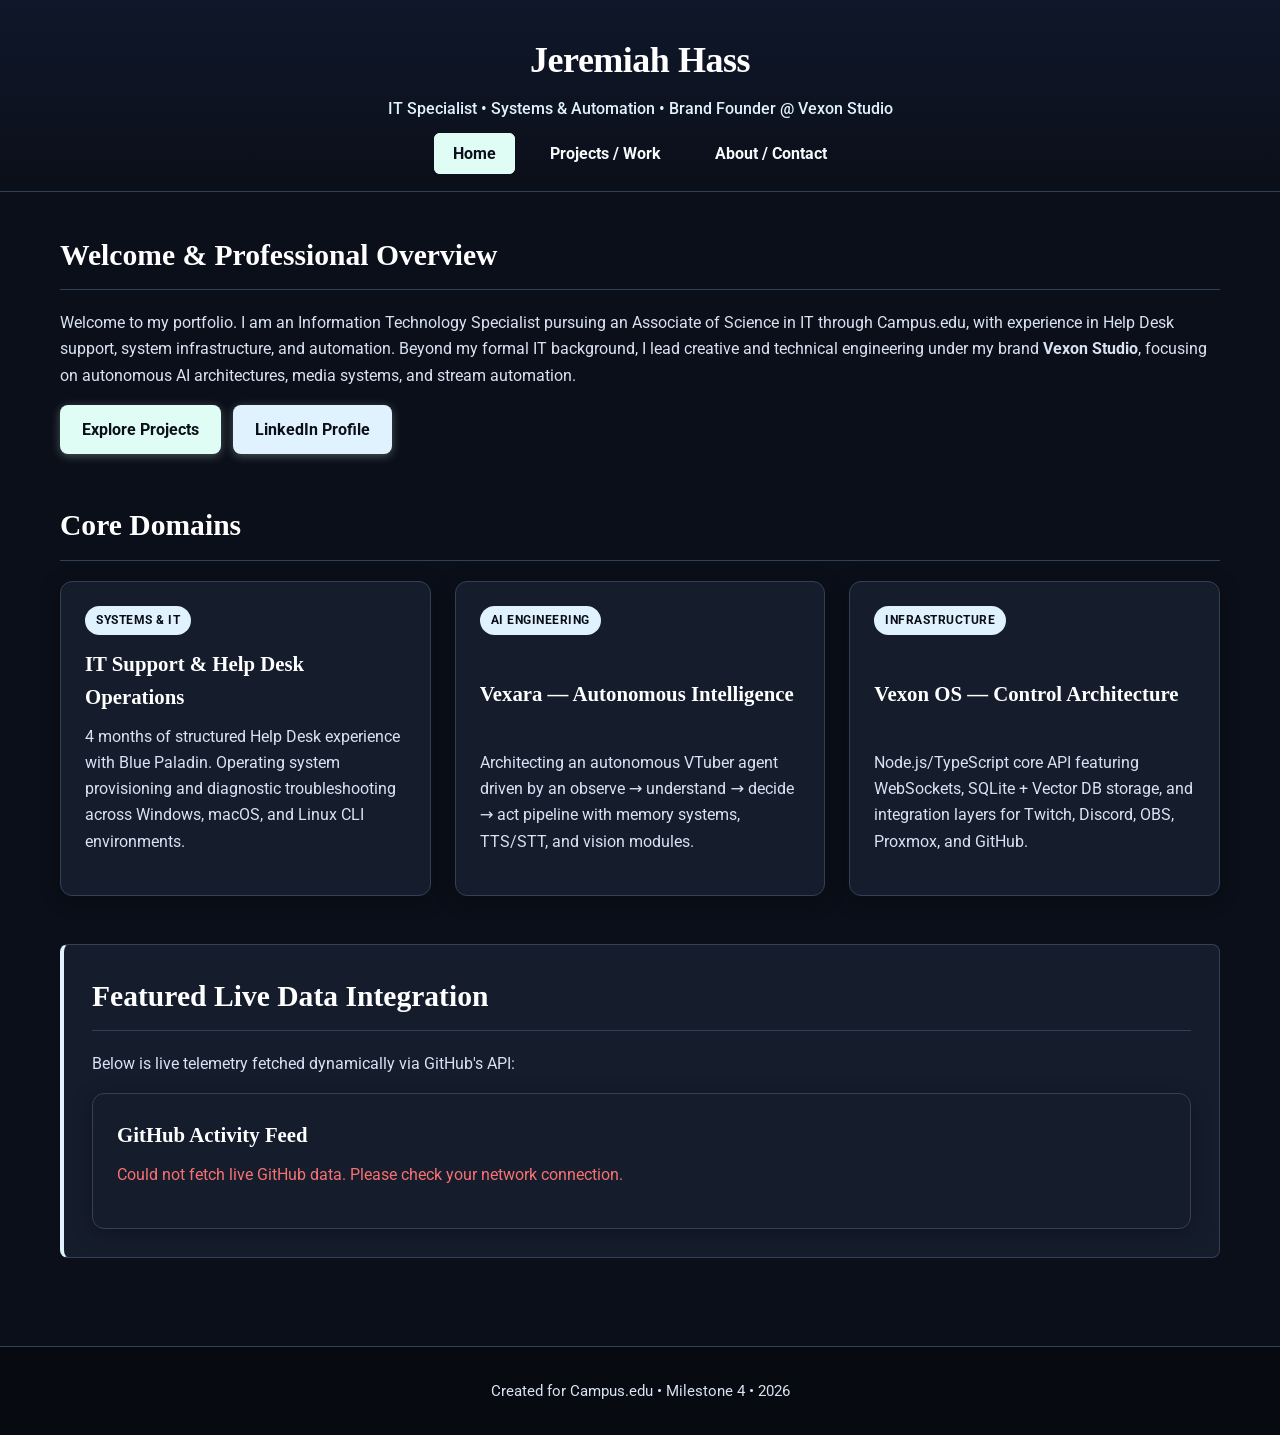
<file: index.html>
<!DOCTYPE html>
<html lang="en">
<head>
    <meta charset="UTF-8">
    <meta name="viewport" content="width=device-width, initial-scale=1.0">
    <title>Home - Jeremiah Hass Portfolio</title>
    <link rel="preconnect" href="https://fonts.googleapis.com">
    <link rel="preconnect" href="https://fonts.gstatic.com" crossorigin>
    <link href="https://fonts.googleapis.com/css2?family=Roboto:wght@400;700&display=swap" rel="stylesheet">
    <link rel="stylesheet" href="css/style.css">
</head>
<body>
    <header>
        <h1>Jeremiah Hass</h1>
        <p>IT Specialist • Systems & Automation • Brand Founder @ Vexon Studio</p>
        <nav aria-label="Main Navigation">
            <ul class="nav-list" id="primary-navigation">
                <li><a href="index.html" aria-current="page">Home</a></li>
                <li><a href="projects.html">Projects / Work</a></li>
                <li><a href="about.html">About / Contact</a></li>
            </ul>
        </nav>
    </header>

    <main>
        <section aria-labelledby="welcome-heading">
            <h2 id="welcome-heading">Welcome & Professional Overview</h2>
            <p>Welcome to my portfolio. I am an Information Technology Specialist pursuing an Associate of Science in IT through Campus.edu, with experience in Help Desk support, system infrastructure, and automation. Beyond my formal IT background, I lead creative and technical engineering under my brand <strong>Vexon Studio</strong>, focusing on autonomous AI architectures, media systems, and stream automation.</p>
            <div style="display: flex; gap: 12px; flex-wrap: wrap; margin-top: 16px;">
                <a class="button" href="projects.html">Explore Projects</a>
                <a class="button" href="https://www.linkedin.com/in/jeremiahmhass/" target="_blank" rel="noopener noreferrer" style="background-color: #E0F2FE; color: #0B0F19;">LinkedIn Profile</a>
            </div>
        </section>

        <section aria-labelledby="focus-heading">
            <h2 id="focus-heading">Core Domains</h2>
            <div class="cards">
                <article class="card">
                    <span class="card-tag">Systems & IT</span>
                    <h3>IT Support & Help Desk Operations</h3>
                    <p>4 months of structured Help Desk experience with Blue Paladin. Operating system provisioning and diagnostic troubleshooting across Windows, macOS, and Linux CLI environments.</p>
                </article>
                <article class="card">
                    <span class="card-tag">AI Engineering</span>
                    <h3>Vexara — Autonomous Intelligence</h3>
                    <p>Architecting an autonomous VTuber agent driven by an observe → understand → decide → act pipeline with memory systems, TTS/STT, and vision modules.</p>
                </article>
                <article class="card">
                    <span class="card-tag">Infrastructure</span>
                    <h3>Vexon OS — Control Architecture</h3>
                    <p>Node.js/TypeScript core API featuring WebSockets, SQLite + Vector DB storage, and integration layers for Twitch, Discord, OBS, Proxmox, and GitHub.</p>
                </article>
            </div>
        </section>

        <section id="featured" aria-labelledby="featured-heading">
            <h2 id="featured-heading">Featured Live Data Integration</h2>
            <p>Below is live telemetry fetched dynamically via GitHub's API:</p>
            <!-- Injected via script.js -->
        </section>
    </main>

    <footer>
        <p>Created for Campus.edu • Milestone 4</p>
    </footer>

    <script src="js/script.js" defer></script>
</body>
</html>
</file>
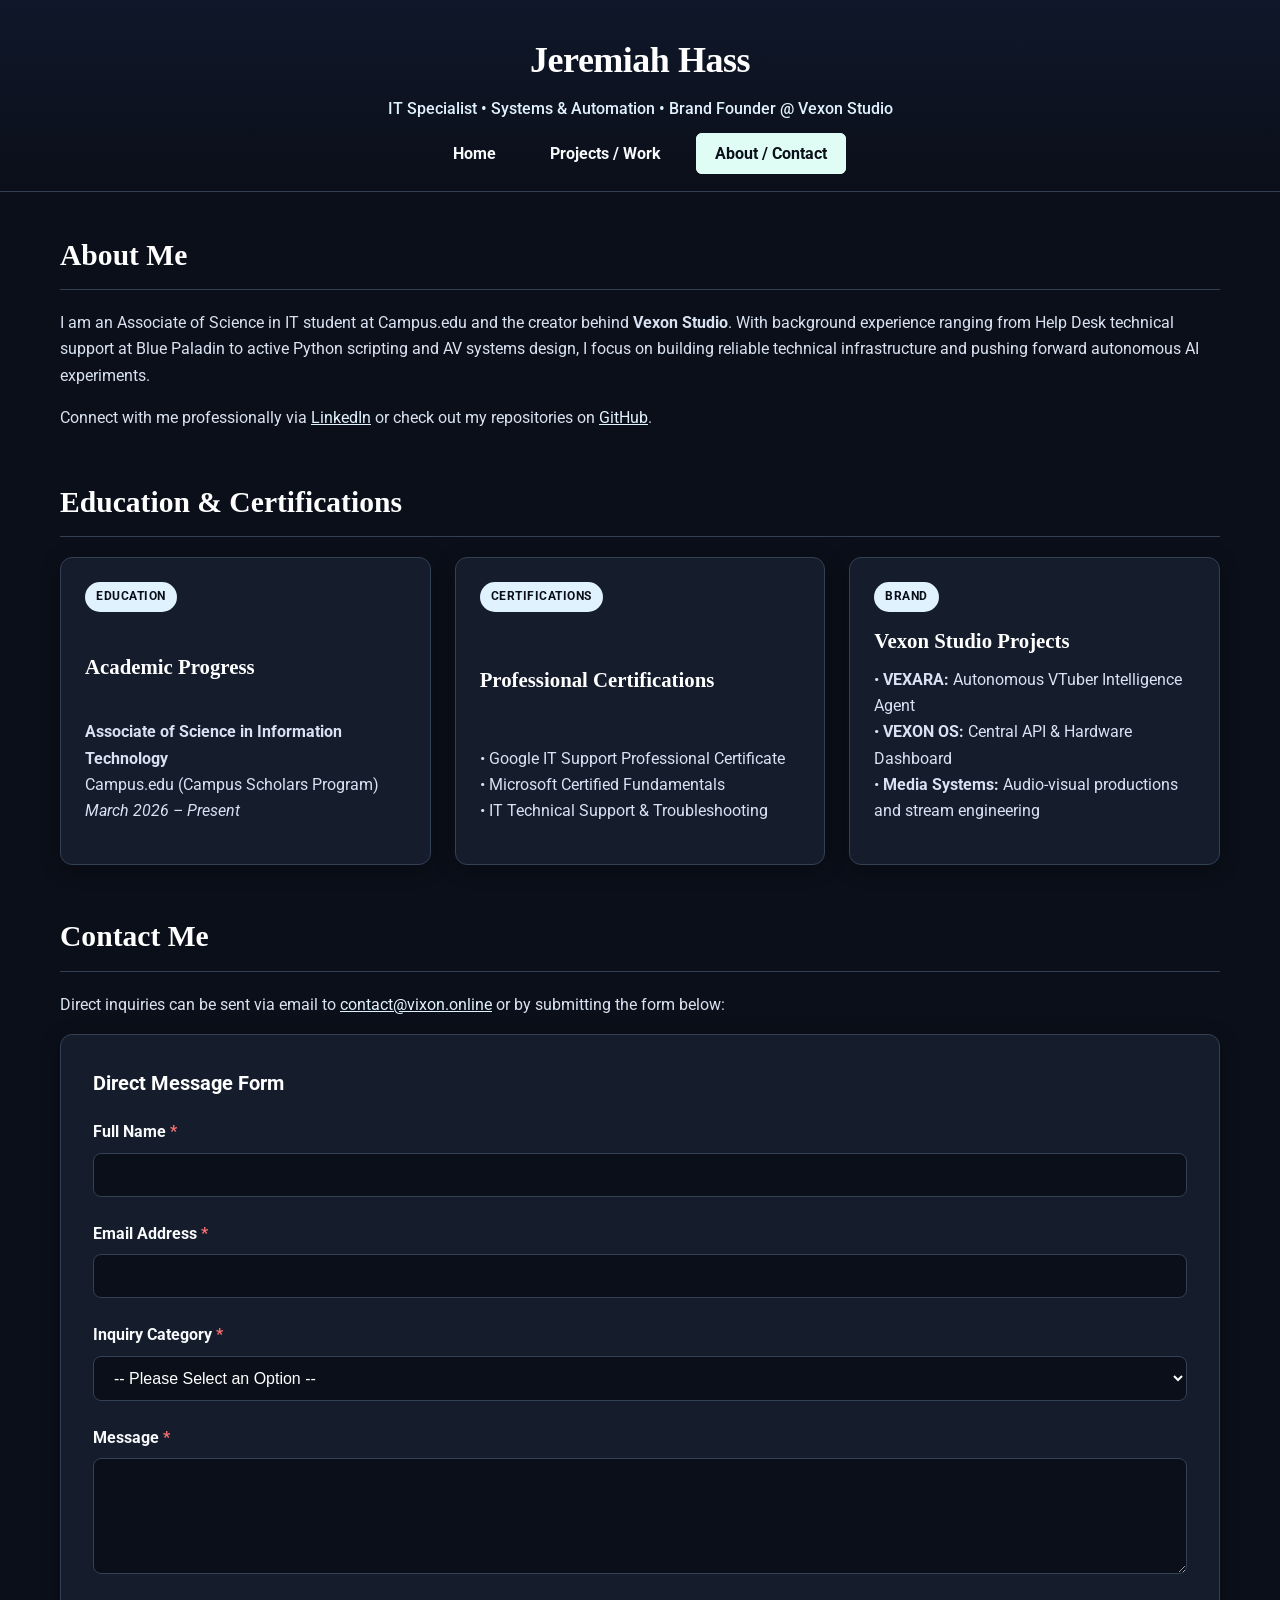
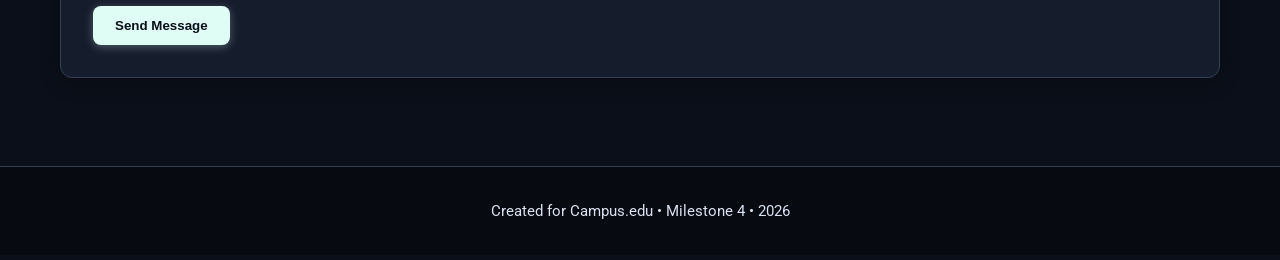
<file: about.html>
<!DOCTYPE html>
<html lang="en">
<head>
    <meta charset="UTF-8">
    <meta name="viewport" content="width=device-width, initial-scale=1.0">
    <title>About / Contact - Jeremiah Hass Portfolio</title>
    <link rel="preconnect" href="https://fonts.googleapis.com">
    <link rel="preconnect" href="https://fonts.gstatic.com" crossorigin>
    <link href="https://fonts.googleapis.com/css2?family=Roboto:wght@400;700&display=swap" rel="stylesheet">
    <link rel="stylesheet" href="css/style.css">
</head>
<body>
    <header>
        <h1>Jeremiah Hass</h1>
        <p>IT Specialist • Systems & Automation • Brand Founder @ Vexon Studio</p>
        <nav aria-label="Main Navigation">
            <ul class="nav-list" id="primary-navigation">
                <li><a href="index.html">Home</a></li>
                <li><a href="projects.html">Projects / Work</a></li>
                <li><a href="about.html" aria-current="page">About / Contact</a></li>
            </ul>
        </nav>
    </header>

    <main>
        <section aria-labelledby="about-heading">
            <h2 id="about-heading">About Me</h2>
            <p>I am an Associate of Science in IT student at Campus.edu and the creator behind <strong>Vexon Studio</strong>. With background experience ranging from Help Desk technical support at Blue Paladin to active Python scripting and AV systems design, I focus on building reliable technical infrastructure and pushing forward autonomous AI experiments.</p>
            <p>Connect with me professionally via <a href="https://www.linkedin.com/in/jeremiahmhass/" target="_blank" rel="noopener noreferrer">LinkedIn</a> or check out my repositories on <a href="https://github.com/SLCCEO" target="_blank" rel="noopener noreferrer">GitHub</a>.</p>
        </section>

        <section aria-labelledby="creds-heading">
            <h2 id="creds-heading">Education & Certifications</h2>
            <div class="cards">
                <article class="card">
                    <span class="card-tag">Education</span>
                    <h3>Academic Progress</h3>
                    <p><strong>Associate of Science in Information Technology</strong><br>Campus.edu (Campus Scholars Program)<br><em>March 2026 – Present</em></p>
                </article>
                <article class="card">
                    <span class="card-tag">Certifications</span>
                    <h3>Professional Certifications</h3>
                    <p>• Google IT Support Professional Certificate<br>• Microsoft Certified Fundamentals<br>• IT Technical Support & Troubleshooting</p>
                </article>
                <article class="card">
                    <span class="card-tag">Brand</span>
                    <h3>Vexon Studio Projects</h3>
                    <p>• <strong>VEXARA:</strong> Autonomous VTuber Intelligence Agent<br>• <strong>VEXON OS:</strong> Central API & Hardware Dashboard<br>• <strong>Media Systems:</strong> Audio-visual productions and stream engineering</p>
                </article>
            </div>
        </section>

        <section aria-labelledby="contact-heading">
            <h2 id="contact-heading">Contact Me</h2>
            <p>Direct inquiries can be sent via email to <a href="mailto:contact@vixon.online">contact@vixon.online</a> or by submitting the form below:</p>

            <form id="contact-form" action="#" method="POST" novalidate>
                <fieldset>
                    <legend>Direct Message Form</legend>

                    <div class="form-group">
                        <label for="name">Full Name <span class="required-star" aria-hidden="true">*</span></label>
                        <input type="text" id="name" name="name" required aria-required="true" autocomplete="name">
                    </div>

                    <div class="form-group">
                        <label for="email">Email Address <span class="required-star" aria-hidden="true">*</span></label>
                        <input type="email" id="email" name="email" required aria-required="true" autocomplete="email">
                    </div>

                    <div class="form-group">
                        <label for="inquiry-type">Inquiry Category <span class="required-star" aria-hidden="true">*</span></label>
                        <select id="inquiry-type" name="inquiry-type" required aria-required="true">
                            <option value="">-- Please Select an Option --</option>
                            <option value="it-support">IT / Technical Support</option>
                            <option value="vexon-studio">Vexon Studio / AI Inquiries</option>
                            <option value="project">Project Collaboration</option>
                            <option value="general">General Contact</option>
                        </select>
                    </div>

                    <div class="form-group">
                        <label for="message">Message <span class="required-star" aria-hidden="true">*</span></label>
                        <textarea id="message" name="message" rows="5" required aria-required="true"></textarea>
                    </div>

                    <button class="button" type="submit">Send Message</button>
                </fieldset>
            </form>
        </section>
    </main>

    <footer>
        <p>Created for Campus.edu • Milestone 4</p>
    </footer>

    <script src="js/script.js" defer></script>
</body>
</html>
</file>
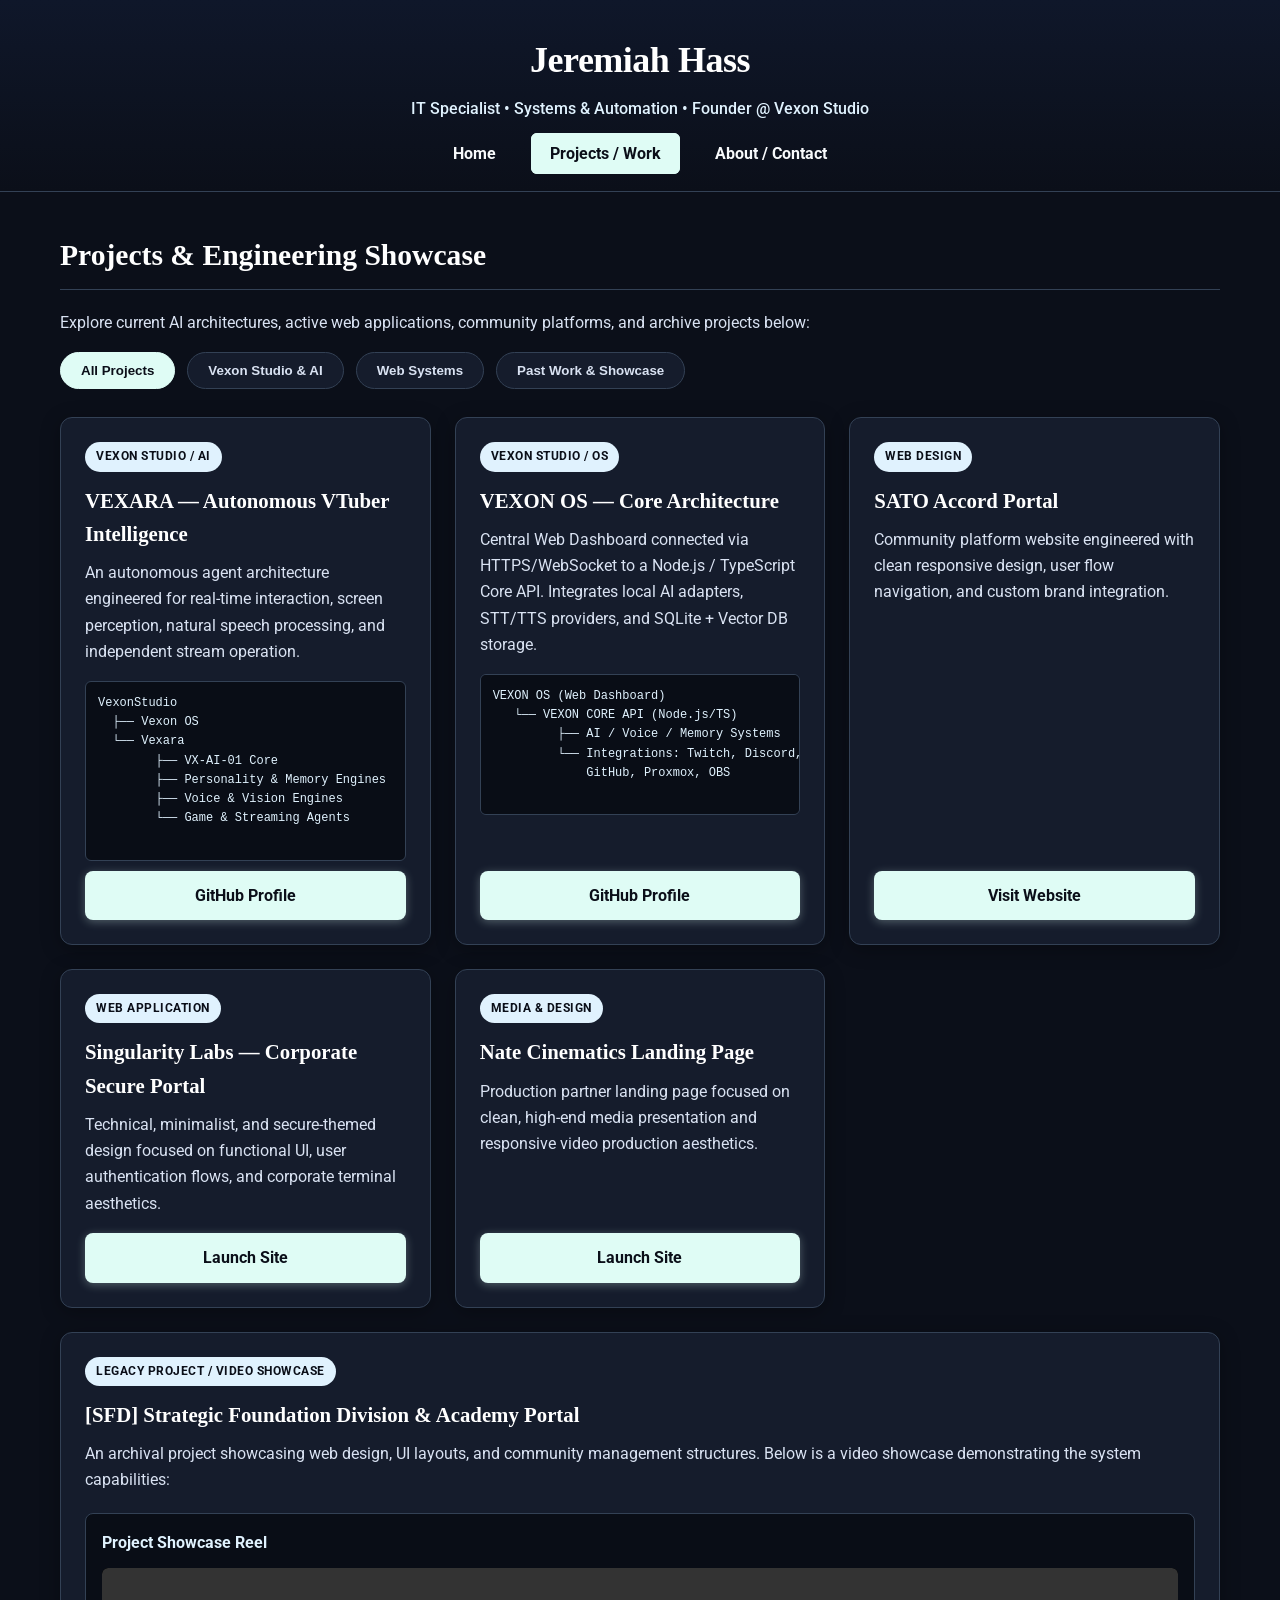
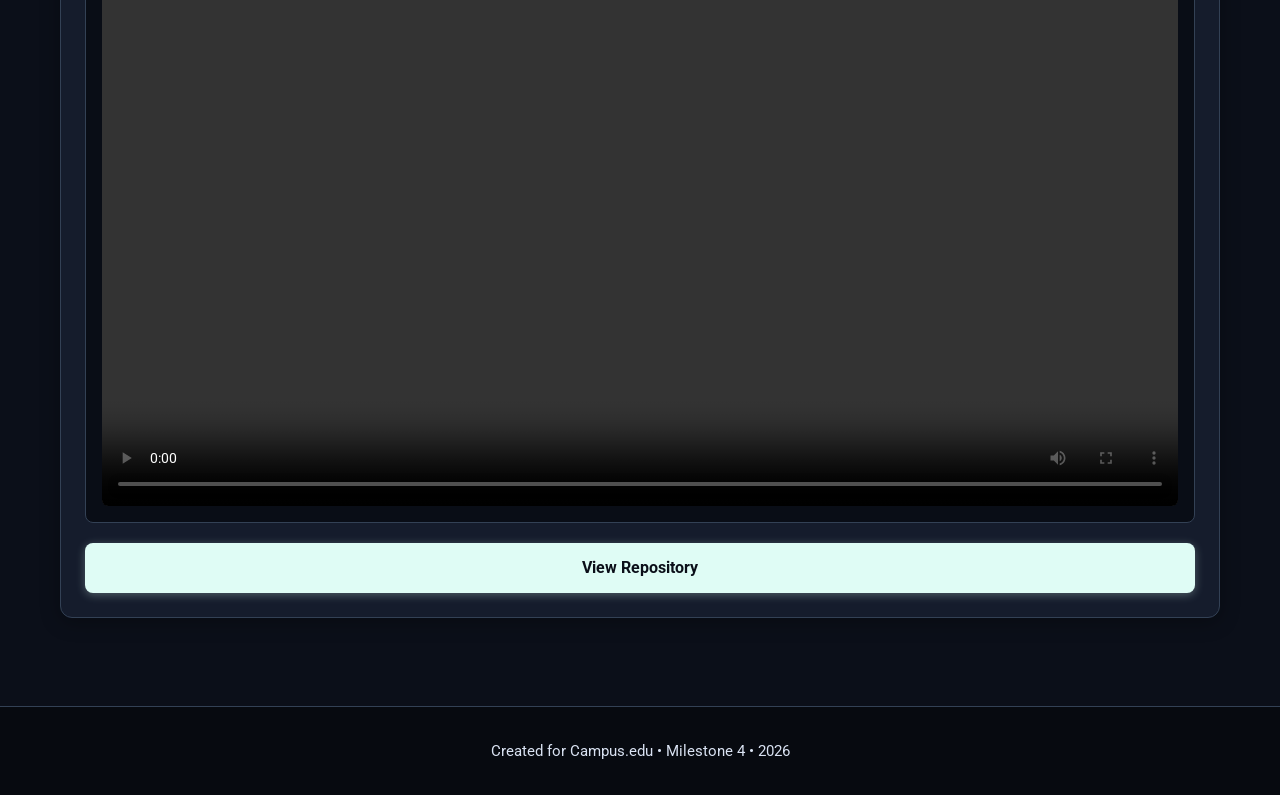
<file: projects.html>
<!DOCTYPE html>
<html lang="en">
<head>
    <meta charset="UTF-8">
    <meta name="viewport" content="width=device-width, initial-scale=1.0">
    <title>Projects / Work - Jeremiah Hass Portfolio</title>
    <link rel="preconnect" href="https://fonts.googleapis.com">
    <link rel="preconnect" href="https://fonts.gstatic.com" crossorigin>
    <link href="https://fonts.googleapis.com/css2?family=Roboto:wght@400;700&display=swap" rel="stylesheet">
    <link rel="stylesheet" href="css/style.css">
</head>
<body>
    <header>
        <h1>Jeremiah Hass</h1>
        <p>IT Specialist • Systems & Automation • Founder @ Vexon Studio</p>
        <nav aria-label="Main Navigation">
            <ul class="nav-list" id="primary-navigation">
                <li><a href="index.html">Home</a></li>
                <li><a href="projects.html" aria-current="page">Projects / Work</a></li>
                <li><a href="about.html">About / Contact</a></li>
            </ul>
        </nav>
    </header>

    <main>
        <section aria-labelledby="projects-heading">
            <h2 id="projects-heading">Projects & Engineering Showcase</h2>
            <p>Explore current AI architectures, active web applications, community platforms, and archive projects below:</p>

            <div class="filter-container" role="region" aria-label="Project Filtering">
                <button class="filter-btn active" data-filter="all" type="button">All Projects</button>
                <button class="filter-btn" data-filter="vexon" type="button">Vexon Studio & AI</button>
                <button class="filter-btn" data-filter="web" type="button">Web Systems</button>
                <button class="filter-btn" data-filter="archive" type="button">Past Work & Showcase</button>
            </div>

            <div class="cards" id="projects-grid">
                
                <!-- VEXARA -->
                <article class="card" data-category="vexon">
                    <div>
                        <span class="card-tag">Vexon Studio / AI</span>
                        <h3>VEXARA — Autonomous VTuber Intelligence</h3>
                        <p>An autonomous agent architecture engineered for real-time interaction, screen perception, natural speech processing, and independent stream operation.</p>
                        <pre style="background: #090D16; color: #E0F2FE; padding: 12px; border-radius: 6px; font-size: 0.75rem; overflow-x: auto; margin: 10px 0;">
VexonStudio
  ├── Vexon OS
  └── Vexara
        ├── VX-AI-01 Core
        ├── Personality & Memory Engines
        ├── Voice & Vision Engines
        └── Game & Streaming Agents
                        </pre>
                    </div>
                    <a href="https://github.com/SLCCEO" class="button" target="_blank" rel="noopener noreferrer">GitHub Profile</a>
                </article>

                <!-- VEXON OS -->
                <article class="card" data-category="vexon">
                    <div>
                        <span class="card-tag">Vexon Studio / OS</span>
                        <h3>VEXON OS — Core Architecture</h3>
                        <p>Central Web Dashboard connected via HTTPS/WebSocket to a Node.js / TypeScript Core API. Integrates local AI adapters, STT/TTS providers, and SQLite + Vector DB storage.</p>
                        <pre style="background: #090D16; color: #E0F2FE; padding: 12px; border-radius: 6px; font-size: 0.75rem; overflow-x: auto; margin: 10px 0;">
VEXON OS (Web Dashboard)
   └── VEXON CORE API (Node.js/TS)
         ├── AI / Voice / Memory Systems
         └── Integrations: Twitch, Discord,
             GitHub, Proxmox, OBS
                        </pre>
                    </div>
                    <a href="https://github.com/SLCCEO" class="button" target="_blank" rel="noopener noreferrer">GitHub Profile</a>
                </article>

                <!-- SATO ACCORD -->
                <article class="card" data-category="web">
                    <div>
                        <span class="card-tag">Web Design</span>
                        <h3>SATO Accord Portal</h3>
                        <p>Community platform website engineered with clean responsive design, user flow navigation, and custom brand integration.</p>
                    </div>
                    <a href="https://www.satoaccord.com" class="button" target="_blank" rel="noopener noreferrer">Visit Website</a>
                </article>

                <!-- SINGULARITY LABS -->
                <article class="card" data-category="web">
                    <div>
                        <span class="card-tag">Web Application</span>
                        <h3>Singularity Labs — Corporate Secure Portal</h3>
                        <p>Technical, minimalist, and secure-themed design focused on functional UI, user authentication flows, and corporate terminal aesthetics.</p>
                    </div>
                    <a href="https://slcceo.github.io/SLC-Website/" class="button" target="_blank" rel="noopener noreferrer">Launch Site</a>
                </article>

                <!-- NATE CINEMATICS -->
                <article class="card" data-category="web">
                    <div>
                        <span class="card-tag">Media & Design</span>
                        <h3>Nate Cinematics Landing Page</h3>
                        <p>Production partner landing page focused on clean, high-end media presentation and responsive video production aesthetics.</p>
                    </div>
                    <a href="https://nate-cinematics-spireworks.vercel.app" class="button" target="_blank" rel="noopener noreferrer">Launch Site</a>
                </article>

                <!-- SFD STRATEGIC FOUNDATION DIVISION (LOCAL VIDEO SHOWCASE) -->
                <article class="card" data-category="archive" style="grid-column: 1 / -1;">
                    <div>
                        <span class="card-tag">Legacy Project / Video Showcase</span>
                        <h3>[SFD] Strategic Foundation Division & Academy Portal</h3>
                        <p>An archival project showcasing web design, UI layouts, and community management structures. Below is a video showcase demonstrating the system capabilities:</p>
                        
                        <!-- Local Video Container -->
                        <div style="margin: 20px 0; background: #090D16; padding: 16px; border-radius: 8px; border: 1px solid var(--border-color);">
                            <h4 style="color: var(--brand-neon); margin-bottom: 12px;">Project Showcase Reel</h4>
                            <div style="width: 100%; border-radius: 6px; overflow: hidden; background-color: #000;">
                                <video controls width="100%" aria-label="Project showcase video for the Strategic Foundation Division portal" style="display: block; border-radius: 6px;">
                                    <source src="videos/sfd-showcase.mp4" type="video/mp4">
                                    Your browser does not support the video tag.
                                </video>
                            </div>
                        </div>
                    </div>
                    <a href="https://github.com/SLCCEO" class="button" target="_blank" rel="noopener noreferrer">View Repository</a>
                </article>

            </div>
        </section>
    </main>

    <footer>
        <p>Created for Campus.edu • Milestone 4</p>
    </footer>

    <script src="js/script.js" defer></script>
</body>
</html>
</file>
<file: css/style.css>
/* --- Global Resets & Design Tokens --- */
:root {
    --bg-main: #0B0F19;           /* Deep space slate background */
    --bg-card: #151C2C;           /* Dark slate card container */
    --bg-card-hover: #1E293B;     /* Slightly lighter slate for card hover state */
    --text-primary: #F8FAFC;      /* High-contrast crisp white body text */
    --text-muted: #D9E2F2;        /* Improved contrast for secondary text */
    --brand-primary: #1E293B;     /* Deep header/footer container tone */
    --brand-accent: #DFFCF5;      /* Light teal action color with dark text */
    --brand-accent-hover: #B8FFF2;/* Slightly darker hover state */
    --brand-neon: #E0F2FE;        /* High-contrast light cyan for dark backgrounds */
    --error-color: #F87171;       /* High contrast alert red */
    --success-bg: #064E3B;        /* Dark emerald success container */
    --success-text: #A7F3D0;      /* Bright mint success text */
    --border-color: #334155;     /* Subtle divider border */
    --focus-ring: #38BDF8;        /* Bright accessibility outline ring */
}

* {
    margin: 0;
    padding: 0;
    box-sizing: border-box;
}

body {
    font-family: 'Roboto', system-ui, -apple-system, sans-serif;
    background-color: var(--bg-main);
    color: var(--text-primary);
    line-height: 1.6;
    display: flex;
    flex-direction: column;
    min-height: 100vh;
}

/* --- Focus States for Accessibility --- */
a:focus-visible,
button:focus-visible,
input:focus-visible,
textarea:focus-visible,
select:focus-visible {
    outline: 3px solid var(--focus-ring);
    outline-offset: 3px;
}

/* --- Header & Navigation --- */
header {
    background: linear-gradient(180deg, #0F172A 0%, var(--bg-main) 100%);
    border-bottom: 1px solid var(--border-color);
    color: #ffffff;
    padding: 32px 16px 24px;
    text-align: center;
}

header h1 {
    font-family: Georgia, serif;
    font-size: 2.25rem;
    margin-bottom: 6px;
    color: #ffffff;
    letter-spacing: -0.5px;
}

header p {
    font-size: 1rem;
    color: var(--brand-neon);
    font-weight: 500;
    margin-bottom: 20px;
}

nav {
    display: flex;
    justify-content: center;
    align-items: center;
    position: relative;
}

.nav-list {
    display: flex;
    gap: 16px;
    list-style: none;
    flex-wrap: wrap;
    justify-content: center;
}

nav a {
    color: var(--text-primary);
    text-decoration: none;
    font-weight: 700;
    padding: 10px 18px;
    border-radius: 6px;
    border: 1px solid transparent;
    transition: all 0.2s ease;
}

nav a:hover {
    background-color: rgba(255, 255, 255, 0.05);
    border-color: var(--border-color);
    color: #F8FAFC;
}

nav a[aria-current="page"] {
    background-color: var(--brand-accent);
    color: #0B0F19;
    border-color: var(--brand-accent);
}

/* Mobile Nav Menu Toggling */
.menu-toggle {
    display: none;
    background: var(--bg-card);
    border: 1px solid var(--border-color);
    color: #ffffff;
    font-size: 1rem;
    padding: 10px 20px;
    border-radius: 6px;
    cursor: pointer;
    font-weight: bold;
}

@media (max-width: 768px) {
    .menu-toggle {
        display: inline-block;
    }

    .nav-list {
        display: none;
        flex-direction: column;
        width: 100%;
        margin-top: 12px;
        gap: 8px;
    }

    .nav-list.show {
        display: flex;
    }

    .nav-list li {
        width: 100%;
    }

    nav a {
        display: block;
        padding: 12px;
        background-color: var(--bg-card);
        border: 1px solid var(--border-color);
    }
}

@media (max-width: 320px) {
    body {
        font-size: 0.95rem;
    }
    header h1 {
        font-size: 1.5rem;
    }
}

/* --- Layout & Typography --- */
main {
    max-width: 1200px;
    width: 100%;
    margin: 0 auto;
    padding: 40px 20px;
    flex: 1;
}

section {
    margin-bottom: 48px;
}

h2 {
    font-family: Georgia, serif;
    font-size: 1.85rem;
    color: #ffffff;
    margin-bottom: 20px;
    border-bottom: 1px solid var(--border-color);
    padding-bottom: 10px;
    display: flex;
    align-items: center;
    gap: 8px;
}

h3 {
    font-family: Georgia, serif;
    font-size: 1.3rem;
    color: #ffffff;
    margin-bottom: 10px;
}

p {
    color: var(--text-muted);
    margin-bottom: 16px;
    font-size: 1.025rem;
}

a {
    color: var(--brand-neon);
    text-decoration: underline;
}

a:hover {
    color: #F8FAFC;
}

/* --- Component Styles --- */
.cards {
    display: grid;
    grid-template-columns: repeat(auto-fit, minmax(300px, 1fr));
    gap: 24px;
}

.card {
    background-color: var(--bg-card);
    border: 1px solid var(--border-color);
    border-radius: 12px;
    padding: 24px;
    box-shadow: 0 4px 20px rgba(0, 0, 0, 0.3);
    display: flex;
    flex-direction: column;
    justify-content: space-between;
    transition: transform 0.2s ease, border-color 0.2s ease, background-color 0.2s ease;
}

.card:hover {
    transform: translateY(-4px);
    border-color: var(--brand-accent);
    background-color: var(--bg-card-hover);
}

.card-tag {
    display: inline-block;
    background-color: #E0F2FE;
    color: #0B0F19;
    border: 1px solid rgba(224, 242, 254, 0.6);
    font-size: 0.75rem;
    font-weight: 700;
    text-transform: uppercase;
    padding: 4px 10px;
    border-radius: 20px;
    margin-bottom: 12px;
    width: fit-content;
    letter-spacing: 0.5px;
}

.button {
    display: inline-block;
    background-color: var(--brand-accent);
    color: #0B0F19;
    padding: 12px 22px;
    border-radius: 8px;
    text-decoration: none;
    font-weight: 700;
    border: none;
    cursor: pointer;
    text-align: center;
    transition: all 0.2s ease;
    box-shadow: 0 2px 10px rgba(223, 252, 245, 0.3);
}

.button:hover {
    background-color: var(--brand-accent-hover);
    color: #0B0F19;
    box-shadow: 0 4px 15px rgba(184, 255, 242, 0.4);
}

#featured {
    border-left: 4px solid var(--brand-neon);
    background-color: var(--bg-card);
    border-top: 1px solid var(--border-color);
    border-right: 1px solid var(--border-color);
    border-bottom: 1px solid var(--border-color);
    padding: 28px;
    border-radius: 8px;
}

/* Project Filter Controls */
.filter-container {
    display: flex;
    gap: 12px;
    flex-wrap: wrap;
    margin-bottom: 28px;
}

.filter-btn {
    background-color: var(--bg-card);
    color: var(--text-muted);
    border: 1px solid var(--border-color);
    padding: 10px 20px;
    border-radius: 24px;
    cursor: pointer;
    font-weight: 700;
    transition: all 0.2s ease;
}

.filter-btn:hover {
    color: #ffffff;
    border-color: var(--brand-neon);
}

.filter-btn.active {
    background-color: var(--brand-accent);
    color: #0B0F19;
    border-color: var(--brand-accent);
}

/* --- Form Styles --- */
form {
    background-color: var(--bg-card);
    padding: 32px;
    border: 1px solid var(--border-color);
    border-radius: 12px;
    box-shadow: 0 4px 20px rgba(0, 0, 0, 0.25);
}

fieldset {
    border: none;
    padding: 0;
}

legend {
    font-size: 1.25rem;
    font-weight: bold;
    color: #ffffff;
    margin-bottom: 20px;
}

.form-group {
    margin-bottom: 24px;
}

.form-group label {
    display: block;
    margin-bottom: 8px;
    font-weight: 700;
    color: var(--text-primary);
}

.form-group input,
.form-group textarea,
.form-group select {
    width: 100%;
    padding: 12px 16px;
    border: 1px solid var(--border-color);
    border-radius: 8px;
    font-size: 1rem;
    background-color: #0B0F19;
    color: #ffffff;
    transition: border-color 0.2s ease;
}

.form-group input:focus,
.form-group textarea:focus,
.form-group select:focus {
    border-color: var(--brand-neon);
}

.required-star {
    color: var(--error-color);
}

.error-message {
    color: var(--error-color);
    font-size: 0.875rem;
    font-weight: bold;
    display: block;
    margin-top: 8px;
}

input[aria-invalid="true"],
textarea[aria-invalid="true"],
select[aria-invalid="true"] {
    border-color: var(--error-color);
    background-color: #1F1315;
}

.success-message {
    background-color: var(--success-bg);
    color: var(--success-text);
    padding: 18px;
    border-radius: 8px;
    border: 1px solid #059669;
    margin-top: 20px;
    font-weight: bold;
}

/* Code Blocks / Flow Diagrams */
pre {
    background: #090D16 !important;
    border: 1px solid var(--border-color);
    color: #E0F2FE !important;
}

/* --- Footer --- */
footer {
    background-color: #070A10;
    border-top: 1px solid var(--border-color);
    color: var(--text-muted);
    text-align: center;
    padding: 32px 16px;
    margin-top: auto;
}

footer p {
    color: var(--text-muted);
    margin: 0;
    font-size: 0.95rem;
}
</file>
